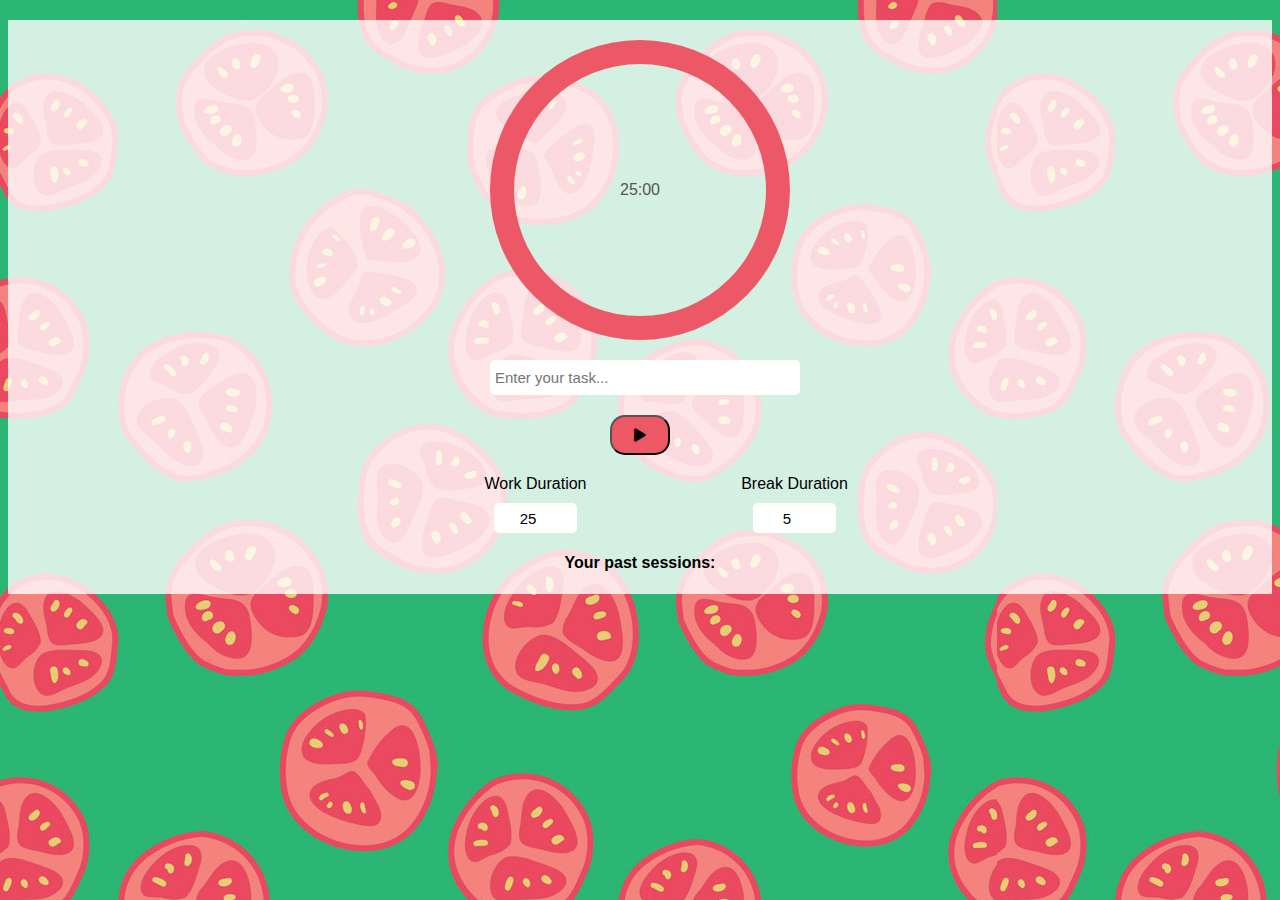
<file: index.html>
<!DOCTYPE html>
<html lang="en">
<head>
    <meta charset="UTF-8">
    <meta name="viewport" content="width=device-width, initial-scale=1.0">
    <meta http-equiv="X-UA-Compatible" content="ie=edge">
    <link href="https://cdnjs.cloudflare.com/ajax/libs/font-awesome/5.10.2/css/all.css" rel="stylesheet">
    <link rel="stylesheet" type="text/css" href="./styles/style.css">
    <script src="./src/progressbar.js"></script>
    <title>Document</title>
</head>
<body>
    <div id="pomodoro-container">
        <div id="pomodoro-clock">
            <div id="pomodoro-timer"></div>
            <div>
                <input
                type="text"
                id="pomodoro-clock-task"
                placeholder="Enter your task..."
                />
                </div>
            </div>
            <div id="pomodoro-clock-actions">
                <button id="pomodoro-start">
                    <i class = "fas fa-play" id="play-icon"></i> 
                    <i class = "fas fa-pause hidden" id="pause-icon"></i>    
                </button>
                <button id="pomodoro-stop" class="hidden">
                <i class="fas fa-stop"></i>
                </button>
            </div>
            <div id="pomodoro-clock-actions">
                <div class="pomodoro-input">
                    <label>Work Duration</label>
                    <input name = "input-work-duration" id="input-work-duration"
                    type="number" />
                </div> 
                <div class="pomodoro-input">
                    <label>Break Duration</label>
                    <input name = "input-break-duration" id="input-break-duration"
                    type="number" />
                </div>     
            </div>
            <div id="pomodoro-info">
                <h4>Your past sessions:</h4>
                <ul id="pomodoro-sessions">    
                </ul>
            </div>
        </div>
    </div>
    <script src="./src/script.js"></script> 
</body>
</html>
</file>
<file: styles/style.css>
body {
    font-family: Arial, Helvetica, sans-serif;
    background-image: url(../img/tomato.jpeg);
    color:black;
}

.hidden {
    display: none;
}

#pomodoro-container {
    display: grid;
    place-items: start center;
    margin-top: 20px;
    background-color: rgba(255, 255, 255, 0.8);
}

#pomodoro-timer {
    margin-top: 20px;
}

#pomodoro-container input {
    font-size: 15px;
    padding: 5px;
    border-radius: 5px;
    border-style: none;
    outline: none;
}

.progressbar-text {
    font-size: 20px,
}

#pomodoro-clock-task {
    margin-top: 20px;
    margin-bottom: 20px;
    width: 100%;
    height: 25px;
}

#pomodoro-clock-actions button {
    height: 40px;
    width: 60px;
    margin-bottom: 20px;
    outline: none;
    border-radius: 15px;
}

#pomodoro-clock-actions button {
    background: #ed5867;
}

#pomodoro-clock-title {
    margin-bottom: 10px;
}

#pomodoro-clock-actions {
    display: flex;
    justify-content: space-between;
    align-items: center;
}

.pomodoro-input {
    display: grid;
    place-items: start center;
    margin-left: 50px;
}

.pomodoro-input label {
    margin-bottom: 10px;
}

.pomodoro-input input {
    width: 35%;
    height: 20px;
    font-size: 15px;
    display: block;
    text-align: center;
    outline: none;

}
</file>
